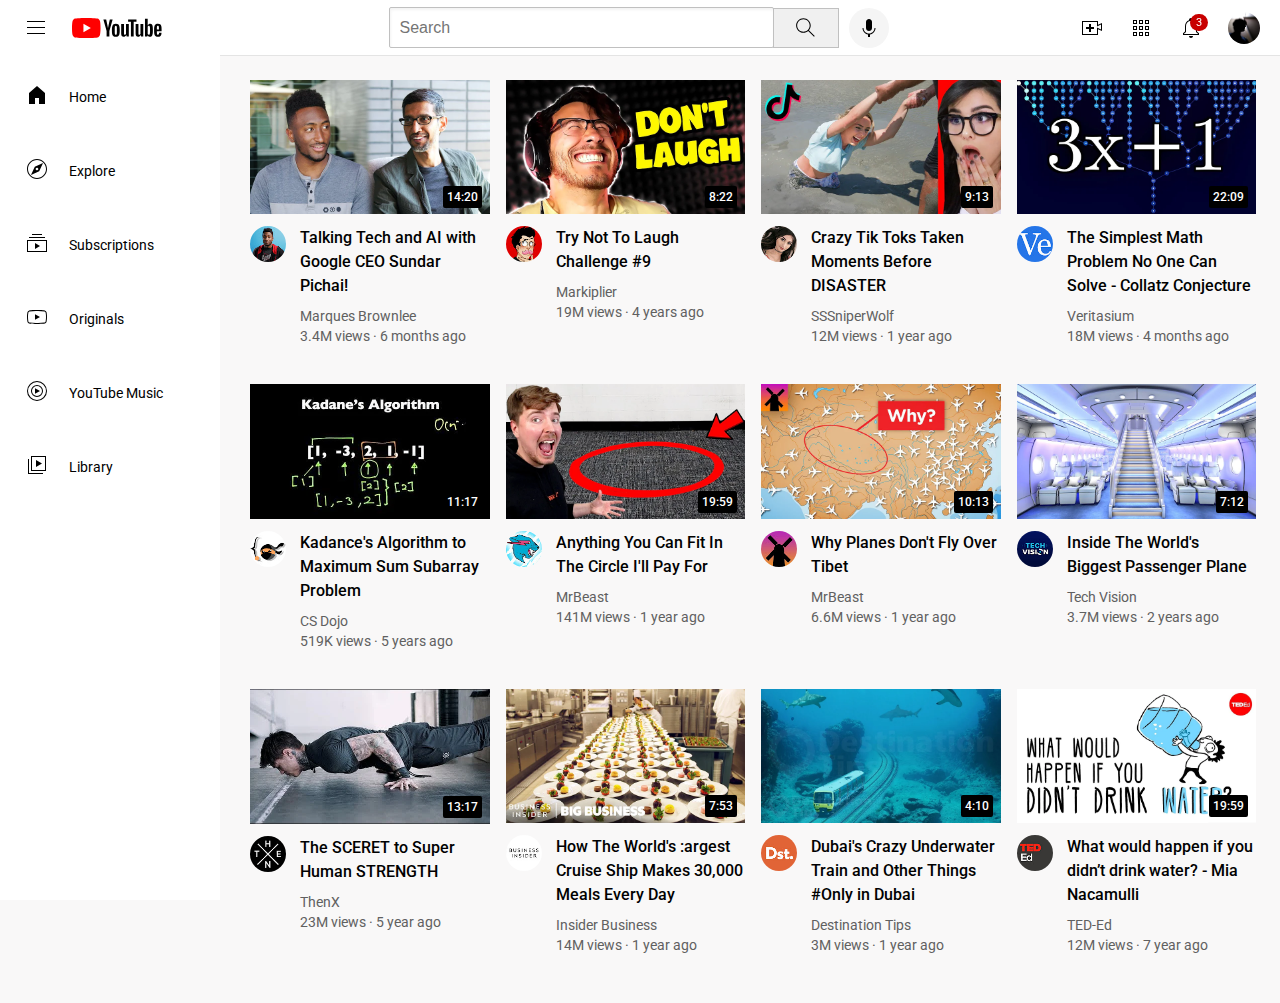
<file: index.html>
<!DOCTYPE html>

<html>
    <head> 
        <title>
            YouTube.com Clone
        </title>

        <link rel="preconnect" href="https://fonts.googleapis.com">
        <link rel="preconnect" href="https://fonts.gstatic.com" crossorigin>
        <link href="https://fonts.googleapis.com/css2?family=Roboto:wght@400;500;700&display=swap" rel="stylesheet">    
        <link rel="stylesheet" href="video.css">
        <link rel="stylesheet" href="general.css">
        <link rel="stylesheet" href="header.css">
        <link rel="stylesheet" href="sidebar.css">

    </head>

    <body>

        <header class="header">
            <div class="left-section">
                <img class="hamburger-menu" src="icons/hamburger-menu.svg">
                <img class="youtube-logo" src="icons/youtube-logo.svg">
            </div>

            <div class="middle-section">
                <input class= "search-bar" type="text" placeholder="Search">
                <button class="search-button">
                    <img class="search-icon" src="icons/search.svg">
                    <div class="tooltip">Search</div>
                </button>

                <!--Put position absolute inside a position relative-->

                <button class="voice-search-button">
                    <img class="voice-search-icon" src="icons/voice-search-icon.svg">
                    <div class="tooltip">Search with your voice</div>
                </button>
            </div>

            <div class="right-section">
                <div class="upload-icon-container">
                    <img class="upload-icon" src="icons/upload.svg">
                    <div class="tooltip">Create</div>
                </div>
                <div class="app-icon-container">
                    <img class="youtube-apps-icon" src="icons/youtube-apps.svg">
                    <div class="tooltip">YouTube apps</div>
                </div>
                
                <div class="notifications-icon-container">
                    <img class="notifications-icon" src="icons/notifications.svg">
                    <div class="notifications-count">3
                    </div>
                    <div class="tooltip">Notifications</div>
                </div>
                <img class="current-user-picture" src="channel-pictures/my-channel.png">
            </div>

        </header>

        <nav class="sidebar">
            <div class="sidebar-link">
                <img src="icons/home.svg">
                <div>Home</div>
            </div>
            <div class="sidebar-link">
                <img src="icons/explore.svg">
                <div>Explore</div>
            </div>
            <div class="sidebar-link">
                <img src="icons/subscriptions.svg">
                <div>Subscriptions</div>
            </div>
            <div class="sidebar-link">
                <img src="icons/originals.svg">
                <div>Originals</div>
            </div>
            <div class="sidebar-link">
                <img src="icons/youtube-music.svg">
                <div>YouTube Music</div>
            </div>
            <div class="sidebar-link">
                <img src="icons/library.svg">
                <div>Library</div>
            </div>
        </nav>
        
        <main>
            <section class="video-grid">

                <div class="video-preview">
                    
                    <div class="thumbnail-row">
                        <a href="https://www.youtube.com/watch?v=n2RNcPRtAiY&pp=ygUydGFsa2luZyB0ZWNoIGFuZCBhaSB3aXRoIGdvb2dsZSBjZW8gc3VuZGFyIHBpY2hhaSA%3D">
                            <img class= "thumbnail" src="thumbnails/thumbnail-1.webp">
                        </a>
                        <div class="video-time">
                            14:20
                        </div>
                    </div>
                    
                    <div class="video-info-grid">
                        <div class="channel-picture">
                            
                            <div class="profile-picture-container">
                                <img class="profile-picture" src="channel-pictures/channel-1.jpeg">
    
                            <div class="channel-info-container">
                                <div class="channel-picture-container">
                                    <img src="channel-pictures/channel-1.jpeg">
                                </div>
                                
        
                                <div class="channel-info">
                                    <p class="channel-name">
                                        Marques Brownlee
                                    </p>
        
                                    <p class="channel-stats">
                                        15M subscribers
                                    </p>
                                </div>
                            </div>
                            </div>
    
                            
    
                        </div>
    
                        <div class="video-info">
                            <p class="video-title">
                                <a href="https://www.youtube.com/watch?v=n2RNcPRtAiY&pp=ygUydGFsa2luZyB0ZWNoIGFuZCBhaSB3aXRoIGdvb2dsZSBjZW8gc3VuZGFyIHBpY2hhaSA%3D">Talking Tech and AI with Google CEO Sundar Pichai!</a>
                            </p>
                            <p class="video-author">
                                Marques Brownlee
                            </p>
                            <p class="video-stats">
                                3.4M views &#183; 6 months ago
                            </p>
                        </div>
                        
                    </div>
    
                </div>
    
                <div class="video-preview">
                    
                    <div class="thumbnail-row">
                        <a href="https://www.youtube.com/watch?v=mP0RAo9SKZk&pp=ygUddHJ5IG5vdCB0byBsYXVnaCBjaGFsbGVuZ2UgIzk%3D">
                            <img class= "thumbnail" src="thumbnails/thumbnail-2.webp">
                        </a>
                        <div class="video-time">
                            8:22
                        </div>
                    </div>
                    
                    <div class="video-info-grid">
                        <div class="channel-picture">
                            
                            <div class="profile-picture-container">
                                <img class="profile-picture" src="channel-pictures/channel-2.jpeg">
                                <div class="channel-info-container">
                                    <div class="channel-picture-container">
                                        <img src="channel-pictures/channel-2.jpeg">
                                    </div>
                                    
            
                                    <div class="channel-info">
                                        <p class="channel-name">
                                            Markiplier
                                        </p>
            
                                        <p class="channel-stats">
                                            35.2M subscribers
                                        </p>
                                    </div>
                                </div>
                            </div>
                            
                            
                        </div>
    
                        <div class="video-info">
                            <p class="video-title">
                                <a href="https://www.youtube.com/watch?v=mP0RAo9SKZk&pp=ygUddHJ5IG5vdCB0byBsYXVnaCBjaGFsbGVuZ2UgIzk%3D">Try Not To Laugh Challenge #9</a> 
                            </p>
                            <p class="video-author">
                                Markiplier
                            </p>
                            <p class="video-stats">
                                19M views &#183; 4 years ago
                            </p>
                        </div>
                        
                    </div>
    
                </div>
    
                <div class="video-preview">
                    
                    <div class="thumbnail-row">
                        <a href="https://www.youtube.com/watch?v=FgjPQQeTh1w&pp=ygUsQ3JhenkgdGlrIHRva3MgdGFrZW4gbW9tZW50cyBiZWZvcmUgc2lzYXN0ZXI%3D">
                            <img class= "thumbnail" src="thumbnails/thumbnail-3.webp">
                        </a>
                        <div class="video-time">
                            9:13
                        </div>
                    </div>
                    
                    <div class="video-info-grid">
                        <div class="channel-picture">
                            <div class="profile-picture-container">
                                <img class="profile-picture" src="channel-pictures/channel-3.jpeg">
                                <div class="channel-info-container">
                                    <div class="channel-picture-container">
                                        <img src="channel-pictures/channel-3.jpeg">
                                    </div>
                                    
            
                                    <div class="channel-info">
                                        <p class="channel-name">
                                            SSSniperWolf
                                        </p>
            
                                        <p class="channel-stats">
                                            33.8M subscribers
                                        </p>
                                    </div>
                                </div>
                            </div>   
                        </div>
    
                        <div class="video-info">
                            <p class="video-title">
                                <a href="https://www.youtube.com/watch?v=FgjPQQeTh1w&pp=ygUsQ3JhenkgdGlrIHRva3MgdGFrZW4gbW9tZW50cyBiZWZvcmUgc2lzYXN0ZXI%3D">Crazy Tik Toks Taken Moments Before DISASTER</a>
                                
                            </p>
                            <p class="video-author">
                                SSSniperWolf
                            </p>
                            <p class="video-stats">
                                12M views &#183; 1 year ago
                            </p>
                        </div>
                        
                    </div>
    
                </div>
    
                <div class="video-preview">
                    
                    <div class="thumbnail-row">
                        <a href="https://www.youtube.com/watch?v=094y1Z2wpJg&pp=ygUqdGhlIHNpbXBsZXN0IG1hdGggcHJvYmxlbSBubyBvbmUgY2FuIHNvbHZl">
                        <img class= "thumbnail" src="thumbnails/thumbnail-4.webp">
                        </a>
                        <div class="video-time">
                            22:09
                        </div>
                    </div>
                    
                    <div class="video-info-grid">
                        <div class="channel-picture">
                            <div class="profile-picture-container">
                                <img class="profile-picture" src="channel-pictures/channel-4.jpeg">
                                <div class="channel-info-container">
                                    <div class="channel-picture-container">
                                        <img src="channel-pictures/channel-4.jpeg">
                                    </div>
                                    
            
                                    <div class="channel-info">
                                        <p class="channel-name">
                                            Veritasium
                                        </p>
            
                                        <p class="channel-stats">
                                            14M subscribers
                                        </p>
                                    </div>
                                </div>
                            </div>   
                        </div>
    
                        <div class="video-info">
                            <p class="video-title">
                                <a href="https://www.youtube.com/watch?v=094y1Z2wpJg&pp=ygUqdGhlIHNpbXBsZXN0IG1hdGggcHJvYmxlbSBubyBvbmUgY2FuIHNvbHZl">
                                    The Simplest Math Problem No One Can Solve - Collatz Conjecture
                                </a>
                                
                            </p>
                            <p class="video-author">
                                Veritasium
                            </p>
                            <p class="video-stats">
                                18M views &#183; 4 months ago
                            </p>
                        </div>
                        
                    </div>
    
                </div>
    
                <div class="video-preview">
                    
                    <div class="thumbnail-row">
                        <a href="https://www.youtube.com/watch?v=86CQq3pKSUw&pp=ygU6a2FkYW5jZSdzIGFsZ29yaXRobSB0byBtYXh1bXVtIHN1bSBzdWJhcnJhciBwcm9ibGVtIGNzZG9qbw%3D%3D">
                            <img class= "thumbnail" src="thumbnails/thumbnail-5.webp">
                        </a>
                        
                        <div class="video-time">
                            11:17
                        </div>
                    </div>
                    
                    <div class="video-info-grid">
                        <div class="channel-picture">
                            <div class="profile-picture-container">
                                <img class="profile-picture" src="channel-pictures/channel-5.jpeg">
                                <div class="channel-info-container">
                                    <div class="channel-picture-container">
                                        <img src="channel-pictures/channel-5.jpeg">
                                    </div>
                                    
            
                                    <div class="channel-info">
                                        <p class="channel-name">
                                            CS Dojo
                                        </p>
            
                                        <p class="channel-stats">
                                            1.91M subscribers
                                        </p>
                                    </div>
                                </div>
                            </div>   
                        </div>
    
                        <div class="video-info">
                            <p class="video-title">
                            <a href="https://www.youtube.com/watch?v=86CQq3pKSUw&pp=ygU6a2FkYW5jZSdzIGFsZ29yaXRobSB0byBtYXh1bXVtIHN1bSBzdWJhcnJhciBwcm9ibGVtIGNzZG9qbw%3D%3D">
                                
                                    Kadance's Algorithm to Maximum Sum Subarray Problem
                                
                            </a>
                            </p>
                            
                            <p class="video-author">
                                CS Dojo
                            </p>
                            <p class="video-stats">
                                519K views &#183; 5 years ago
                            </p>
                        </div>
                        
                    </div>
    
                </div>
    
                <div class="video-preview">
                    
                    <div class="thumbnail-row">
                        <a href="https://www.youtube.com/watch?v=yXWw0_UfSFg&pp=ygUiYW55dGhpbmcgeW91IGNhbiBmaXQgaW4gdGhlIGNpcmNsZQ%3D%3D">
                            <img class= "thumbnail" src="thumbnails/thumbnail-6.webp">
                        </a>
                        
                        <div class="video-time">
                            19:59
                        </div>
                    </div>
                    
                    <div class="video-info-grid">
                        <div class="channel-picture">
                            <div class="profile-picture-container">
                                <img class="profile-picture" src="channel-pictures/channel-6.jpeg">
                                <div class="channel-info-container">
                                    <div class="channel-picture-container">
                                        <img src="channel-pictures/channel-6.jpeg">
                                    </div>
                                    
            
                                    <div class="channel-info">
                                        <p class="channel-name">
                                            MrBeast
                                        </p>
            
                                        <p class="channel-stats">
                                            169M subscribers
                                        </p>
                                    </div>
                                </div>
                            </div>   
                        </div>
    
                        <div class="video-info">
                            <p class="video-title">
                                <a href="https://www.youtube.com/watch?v=yXWw0_UfSFg&pp=ygUiYW55dGhpbmcgeW91IGNhbiBmaXQgaW4gdGhlIGNpcmNsZQ%3D%3D">
                                    Anything You Can Fit In The Circle I'll Pay For
                                </a>
                                
                            </p>
                            <p class="video-author">
                                MrBeast
                            </p>
                            <p class="video-stats">
                                141M views &#183; 1 year ago
                            </p>
                        </div>
                        
                    </div>
    
                </div>

                <div class="video-preview">
                    
                    <div class="thumbnail-row">
                        <a href="https://www.youtube.com/watch?v=fNVa1qMbF9Y&ab_channel=RealLifeLore">
                            <img class= "thumbnail" src="thumbnails/thumbnail-7.webp">
                        </a>
                        
                        <div class="video-time">
                            10:13
                        </div>
                    </div>
                    
                    <div class="video-info-grid">
                        <div class="channel-picture">
                            <div class="profile-picture-container">
                                <img class="profile-picture" src="channel-pictures/channel-7.jpeg">
                                <div class="channel-info-container">
                                    <div class="channel-picture-container">
                                        <img src="channel-pictures/channel-7.jpeg">
                                    </div>
                                    
            
                                    <div class="channel-info">
                                        <p class="channel-name">
                                            RealLifeLore
                                        </p>
            
                                        <p class="channel-stats">
                                            6.91M subscribers
                                        </p>
                                    </div>
                                </div>
                            </div>   
                        </div>
    
                        <div class="video-info">
                            <p class="video-title">
                                <a href="https://www.youtube.com/watch?v=fNVa1qMbF9Y&ab_channel=RealLifeLore">
                                    Why Planes Don't Fly Over Tibet
                                </a>
                                
                            </p>
                            <p class="video-author">
                                MrBeast
                            </p>
                            <p class="video-stats">
                                6.6M views &#183; 1 year ago
                            </p>
                        </div>
                        
                    </div>
    
                </div>

                <div class="video-preview">
                    
                    <div class="thumbnail-row">
                        <a href="https://www.youtube.com/watch?v=lFm4EM1juls&ab_channel=TechVision">
                            <img class= "thumbnail" src="thumbnails/thumbnail-8.webp">
                        </a>
                        
                        <div class="video-time">
                            7:12
                        </div>
                    </div>
                    
                    <div class="video-info-grid">
                        <div class="channel-picture">
                            <div class="profile-picture-container">
                                <img class="profile-picture" src="channel-pictures/channel-8.jpeg">
                                <div class="channel-info-container">
                                    <div class="channel-picture-container">
                                        <img src="channel-pictures/channel-8.jpeg">
                                    </div>
                                    
            
                                    <div class="channel-info">
                                        <p class="channel-name">
                                            Tech Vision
                                        </p>
            
                                        <p class="channel-stats">
                                            816K subscribers
                                        </p>
                                    </div>
                                </div>
                            </div>   
                        </div>
    
                        <div class="video-info">
                            <p class="video-title">
                                <a href="https://www.youtube.com/watch?v=lFm4EM1juls&ab_channel=TechVision">
                                    Inside The World's Biggest Passenger Plane
                                </a>
                                
                            </p>
                            <p class="video-author">
                                Tech Vision
                            </p>
                            <p class="video-stats">
                                3.7M views &#183; 2 years ago
                            </p>
                        </div>
                        
                    </div>
    
                </div>

                <div class="video-preview">
                    
                    <div class="thumbnail-row">
                        <a href="https://www.youtube.com/watch?v=ixmxOlcrlUc&ab_channel=THENX">
                            <img class= "thumbnail" src="thumbnails/thumbnail-9.webp">
                        </a>
                        
                        <div class="video-time">
                            13:17
                        </div>
                    </div>
                    
                    <div class="video-info-grid">
                        <div class="channel-picture">
                            <div class="profile-picture-container">
                                <img class="profile-picture" src="channel-pictures/channel-9.jpeg">
                                <div class="channel-info-container">
                                    <div class="channel-picture-container">
                                        <img src="channel-pictures/channel-9.jpeg">
                                    </div>
                                    
            
                                    <div class="channel-info">
                                        <p class="channel-name">
                                            ThenX
                                        </p>
            
                                        <p class="channel-stats">
                                            7.67M subscribers
                                        </p>
                                    </div>
                                </div>
                            </div>   
                        </div>
    
                        <div class="video-info">
                            <p class="video-title">
                                <a href="https://www.youtube.com/watch?v=ixmxOlcrlUc&ab_channel=THENX">
                                    The SCERET to Super Human STRENGTH
                                </a>
                                
                            </p>
                            <p class="video-author">
                                ThenX
                            </p>
                            <p class="video-stats">
                                23M views &#183; 5 year ago
                            </p>
                        </div>
                        
                    </div>
    
                </div>

                <div class="video-preview">
                    
                    <div class="thumbnail-row">
                        <a href="https://www.youtube.com/watch?v=R2vXbFp5C9o&ab_channel=InsiderBusiness">
                            <img class= "thumbnail" src="thumbnails/thumbnail-10.webp">
                        </a>
                        
                        <div class="video-time">
                            7:53
                        </div>
                    </div>
                    
                    <div class="video-info-grid">
                        <div class="channel-picture">
                            <div class="profile-picture-container">
                                <img class="profile-picture" src="channel-pictures/channel-10.jpeg">
                                <div class="channel-info-container">
                                    <div class="channel-picture-container">
                                        <img src="channel-pictures/channel-10.jpeg">
                                    </div>
                                    
            
                                    <div class="channel-info">
                                        <p class="channel-name">
                                            Business Insider
                                        </p>
            
                                        <p class="channel-stats">
                                            7.9 M subscribers
                                        </p>
                                    </div>
                                </div>
                            </div>   
                        </div>
    
                        <div class="video-info">
                            <p class="video-title">
                                <a href="https://www.youtube.com/watch?v=R2vXbFp5C9o&ab_channel=InsiderBusiness">
                                    How The World's :argest Cruise Ship Makes 30,000 Meals Every Day
                                </a>
                                
                            </p>
                            <p class="video-author">
                                Insider Business
                            </p>
                            <p class="video-stats">
                                14M views &#183; 1 year ago
                            </p>
                        </div>
                        
                    </div>
    
                </div>

                <div class="video-preview">
                    
                    <div class="thumbnail-row">
                        <a href="https://www.youtube.com/watch?v=0nZuYyXET3s&ab_channel=DestinationTips">
                            <img class= "thumbnail" src="thumbnails/thumbnail-11.webp">
                        </a>
                        
                        <div class="video-time">
                            4:10
                        </div>
                    </div>
                    
                    <div class="video-info-grid">
                        <div class="channel-picture">
                            <div class="profile-picture-container">
                                <img class="profile-picture" src="channel-pictures/channel-11.jpeg">
                                <div class="channel-info-container">
                                    <div class="channel-picture-container">
                                        <img src="channel-pictures/channel-11.jpeg">
                                    </div>
                                    
            
                                    <div class="channel-info">
                                        <p class="channel-name">
                                            Destination Tips
                                        </p>
            
                                        <p class="channel-stats">
                                            282K subscribers
                                        </p>
                                    </div>
                                </div>
                            </div>   
                        </div>
    
                        <div class="video-info">
                            <p class="video-title">
                                <a href="https://www.youtube.com/watch?v=0nZuYyXET3s&ab_channel=DestinationTips">
                                    
                                    Dubai's Crazy Underwater Train and Other Things #Only in Dubai
                                </a>
                                
                            </p>
                            <p class="video-author">
                                Destination Tips
                            </p>
                            <p class="video-stats">
                                3M views &#183; 1 year ago
                            </p>
                        </div>
                        
                    </div>
    
                </div>

                <div class="video-preview">
                    
                    <div class="thumbnail-row">
                        <a href="https://www.youtube.com/watch?v=9iMGFqMmUFs&ab_channel=TED-Ed">
                            <img class= "thumbnail" src="thumbnails/thumbnail-12.webp">
                        </a>
                        
                        <div class="video-time">
                            19:59
                        </div>
                    </div>
                    
                    <div class="video-info-grid">
                        <div class="channel-picture">
                            <div class="profile-picture-container">
                                <img class="profile-picture" src="channel-pictures/channel-12.jpeg">
                                <div class="channel-info-container">
                                    <div class="channel-picture-container">
                                        <img src="channel-pictures/channel-12.jpeg">
                                    </div>
                                    
            
                                    <div class="channel-info">
                                        <p class="channel-name">
                                            TED-Ed
                                        </p>
            
                                        <p class="channel-stats">
                                            18.8M subscribers
                                        </p>
                                    </div>
                                </div>
                            </div>   
                        </div>
    
                        <div class="video-info">
                            <p class="video-title">
                                <a href="https://www.youtube.com/watch?v=9iMGFqMmUFs&ab_channel=TED-Ed">
                                    What would happen if you didn’t drink water? - Mia Nacamulli
                                </a>
                                
                            </p>
                            <p class="video-author">
                                TED-Ed
                            </p>
                            <p class="video-stats">
                                12M views &#183; 7 year ago
                            </p>
                        </div>
                        
                    </div>
    
                </div>
    
            </section>
        </main>

    </body>
</html>
</file>
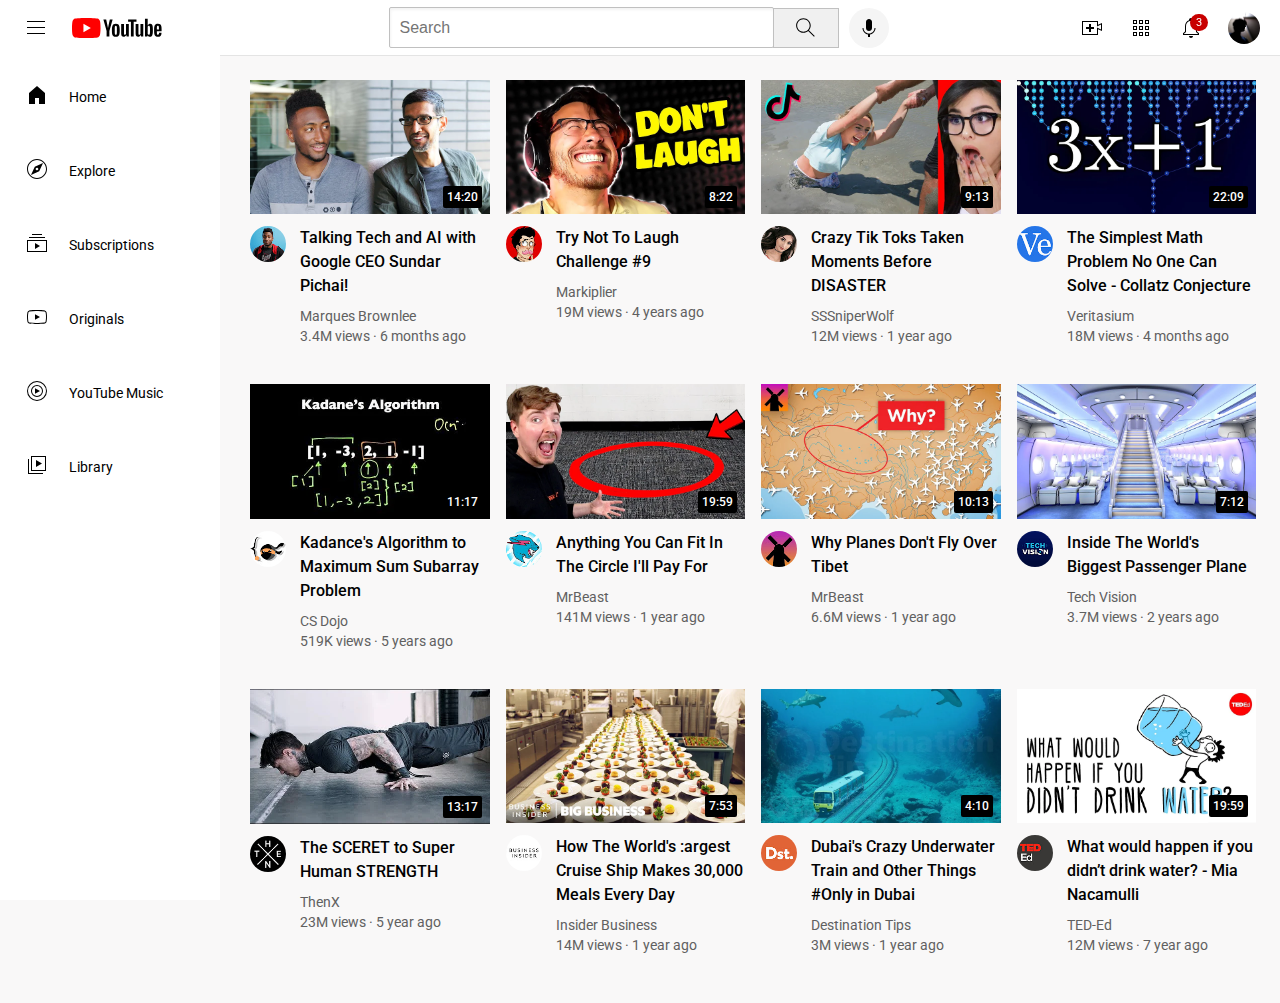
<file: youtube.html>
<!DOCTYPE html>

<html>
    <head> 
        <title>
            YouTube.com Clone
        </title>

        <link rel="preconnect" href="https://fonts.googleapis.com">
        <link rel="preconnect" href="https://fonts.gstatic.com" crossorigin>
        <link href="https://fonts.googleapis.com/css2?family=Roboto:wght@400;500;700&display=swap" rel="stylesheet">    
        <link rel="stylesheet" href="video.css">
        <link rel="stylesheet" href="general.css">
        <link rel="stylesheet" href="header.css">
        <link rel="stylesheet" href="sidebar.css">

    </head>

    <body>

        <header class="header">
            <div class="left-section">
                <img class="hamburger-menu" src="icons/hamburger-menu.svg">
                <img class="youtube-logo" src="icons/youtube-logo.svg">
            </div>

            <div class="middle-section">
                <input class= "search-bar" type="text" placeholder="Search">
                <button class="search-button">
                    <img class="search-icon" src="icons/search.svg">
                    <div class="tooltip">Search</div>
                </button>

                <!--Put position absolute inside a position relative-->

                <button class="voice-search-button">
                    <img class="voice-search-icon" src="icons/voice-search-icon.svg">
                    <div class="tooltip">Search with your voice</div>
                </button>
            </div>

            <div class="right-section">
                <div class="upload-icon-container">
                    <img class="upload-icon" src="icons/upload.svg">
                    <div class="tooltip">Create</div>
                </div>
                <div class="app-icon-container">
                    <img class="youtube-apps-icon" src="icons/youtube-apps.svg">
                    <div class="tooltip">YouTube apps</div>
                </div>
                
                <div class="notifications-icon-container">
                    <img class="notifications-icon" src="icons/notifications.svg">
                    <div class="notifications-count">3
                    </div>
                    <div class="tooltip">Notifications</div>
                </div>
                <img class="current-user-picture" src="channel-pictures/my-channel.png">
            </div>

        </header>

        <nav class="sidebar">
            <div class="sidebar-link">
                <img src="icons/home.svg">
                <div>Home</div>
            </div>
            <div class="sidebar-link">
                <img src="icons/explore.svg">
                <div>Explore</div>
            </div>
            <div class="sidebar-link">
                <img src="icons/subscriptions.svg">
                <div>Subscriptions</div>
            </div>
            <div class="sidebar-link">
                <img src="icons/originals.svg">
                <div>Originals</div>
            </div>
            <div class="sidebar-link">
                <img src="icons/youtube-music.svg">
                <div>YouTube Music</div>
            </div>
            <div class="sidebar-link">
                <img src="icons/library.svg">
                <div>Library</div>
            </div>
        </nav>
        
        <main>
            <section class="video-grid">

                <div class="video-preview">
                    
                    <div class="thumbnail-row">
                        <a href="https://www.youtube.com/watch?v=n2RNcPRtAiY&pp=ygUydGFsa2luZyB0ZWNoIGFuZCBhaSB3aXRoIGdvb2dsZSBjZW8gc3VuZGFyIHBpY2hhaSA%3D">
                            <img class= "thumbnail" src="thumbnails/thumbnail-1.webp">
                        </a>
                        <div class="video-time">
                            14:20
                        </div>
                    </div>
                    
                    <div class="video-info-grid">
                        <div class="channel-picture">
                            
                            <div class="profile-picture-container">
                                <img class="profile-picture" src="channel-pictures/channel-1.jpeg">
    
                            <div class="channel-info-container">
                                <div class="channel-picture-container">
                                    <img src="channel-pictures/channel-1.jpeg">
                                </div>
                                
        
                                <div class="channel-info">
                                    <p class="channel-name">
                                        Marques Brownlee
                                    </p>
        
                                    <p class="channel-stats">
                                        15M subscribers
                                    </p>
                                </div>
                            </div>
                            </div>
    
                            
    
                        </div>
    
                        <div class="video-info">
                            <p class="video-title">
                                <a href="https://www.youtube.com/watch?v=n2RNcPRtAiY&pp=ygUydGFsa2luZyB0ZWNoIGFuZCBhaSB3aXRoIGdvb2dsZSBjZW8gc3VuZGFyIHBpY2hhaSA%3D">Talking Tech and AI with Google CEO Sundar Pichai!</a>
                            </p>
                            <p class="video-author">
                                Marques Brownlee
                            </p>
                            <p class="video-stats">
                                3.4M views &#183; 6 months ago
                            </p>
                        </div>
                        
                    </div>
    
                </div>
    
                <div class="video-preview">
                    
                    <div class="thumbnail-row">
                        <a href="https://www.youtube.com/watch?v=mP0RAo9SKZk&pp=ygUddHJ5IG5vdCB0byBsYXVnaCBjaGFsbGVuZ2UgIzk%3D">
                            <img class= "thumbnail" src="thumbnails/thumbnail-2.webp">
                        </a>
                        <div class="video-time">
                            8:22
                        </div>
                    </div>
                    
                    <div class="video-info-grid">
                        <div class="channel-picture">
                            
                            <div class="profile-picture-container">
                                <img class="profile-picture" src="channel-pictures/channel-2.jpeg">
                                <div class="channel-info-container">
                                    <div class="channel-picture-container">
                                        <img src="channel-pictures/channel-2.jpeg">
                                    </div>
                                    
            
                                    <div class="channel-info">
                                        <p class="channel-name">
                                            Markiplier
                                        </p>
            
                                        <p class="channel-stats">
                                            35.2M subscribers
                                        </p>
                                    </div>
                                </div>
                            </div>
                            
                            
                        </div>
    
                        <div class="video-info">
                            <p class="video-title">
                                <a href="https://www.youtube.com/watch?v=mP0RAo9SKZk&pp=ygUddHJ5IG5vdCB0byBsYXVnaCBjaGFsbGVuZ2UgIzk%3D">Try Not To Laugh Challenge #9</a> 
                            </p>
                            <p class="video-author">
                                Markiplier
                            </p>
                            <p class="video-stats">
                                19M views &#183; 4 years ago
                            </p>
                        </div>
                        
                    </div>
    
                </div>
    
                <div class="video-preview">
                    
                    <div class="thumbnail-row">
                        <a href="https://www.youtube.com/watch?v=FgjPQQeTh1w&pp=ygUsQ3JhenkgdGlrIHRva3MgdGFrZW4gbW9tZW50cyBiZWZvcmUgc2lzYXN0ZXI%3D">
                            <img class= "thumbnail" src="thumbnails/thumbnail-3.webp">
                        </a>
                        <div class="video-time">
                            9:13
                        </div>
                    </div>
                    
                    <div class="video-info-grid">
                        <div class="channel-picture">
                            <div class="profile-picture-container">
                                <img class="profile-picture" src="channel-pictures/channel-3.jpeg">
                                <div class="channel-info-container">
                                    <div class="channel-picture-container">
                                        <img src="channel-pictures/channel-3.jpeg">
                                    </div>
                                    
            
                                    <div class="channel-info">
                                        <p class="channel-name">
                                            SSSniperWolf
                                        </p>
            
                                        <p class="channel-stats">
                                            33.8M subscribers
                                        </p>
                                    </div>
                                </div>
                            </div>   
                        </div>
    
                        <div class="video-info">
                            <p class="video-title">
                                <a href="https://www.youtube.com/watch?v=FgjPQQeTh1w&pp=ygUsQ3JhenkgdGlrIHRva3MgdGFrZW4gbW9tZW50cyBiZWZvcmUgc2lzYXN0ZXI%3D">Crazy Tik Toks Taken Moments Before DISASTER</a>
                                
                            </p>
                            <p class="video-author">
                                SSSniperWolf
                            </p>
                            <p class="video-stats">
                                12M views &#183; 1 year ago
                            </p>
                        </div>
                        
                    </div>
    
                </div>
    
                <div class="video-preview">
                    
                    <div class="thumbnail-row">
                        <a href="https://www.youtube.com/watch?v=094y1Z2wpJg&pp=ygUqdGhlIHNpbXBsZXN0IG1hdGggcHJvYmxlbSBubyBvbmUgY2FuIHNvbHZl">
                        <img class= "thumbnail" src="thumbnails/thumbnail-4.webp">
                        </a>
                        <div class="video-time">
                            22:09
                        </div>
                    </div>
                    
                    <div class="video-info-grid">
                        <div class="channel-picture">
                            <div class="profile-picture-container">
                                <img class="profile-picture" src="channel-pictures/channel-4.jpeg">
                                <div class="channel-info-container">
                                    <div class="channel-picture-container">
                                        <img src="channel-pictures/channel-4.jpeg">
                                    </div>
                                    
            
                                    <div class="channel-info">
                                        <p class="channel-name">
                                            Veritasium
                                        </p>
            
                                        <p class="channel-stats">
                                            14M subscribers
                                        </p>
                                    </div>
                                </div>
                            </div>   
                        </div>
    
                        <div class="video-info">
                            <p class="video-title">
                                <a href="https://www.youtube.com/watch?v=094y1Z2wpJg&pp=ygUqdGhlIHNpbXBsZXN0IG1hdGggcHJvYmxlbSBubyBvbmUgY2FuIHNvbHZl">
                                    The Simplest Math Problem No One Can Solve - Collatz Conjecture
                                </a>
                                
                            </p>
                            <p class="video-author">
                                Veritasium
                            </p>
                            <p class="video-stats">
                                18M views &#183; 4 months ago
                            </p>
                        </div>
                        
                    </div>
    
                </div>
    
                <div class="video-preview">
                    
                    <div class="thumbnail-row">
                        <a href="https://www.youtube.com/watch?v=86CQq3pKSUw&pp=ygU6a2FkYW5jZSdzIGFsZ29yaXRobSB0byBtYXh1bXVtIHN1bSBzdWJhcnJhciBwcm9ibGVtIGNzZG9qbw%3D%3D">
                            <img class= "thumbnail" src="thumbnails/thumbnail-5.webp">
                        </a>
                        
                        <div class="video-time">
                            11:17
                        </div>
                    </div>
                    
                    <div class="video-info-grid">
                        <div class="channel-picture">
                            <div class="profile-picture-container">
                                <img class="profile-picture" src="channel-pictures/channel-5.jpeg">
                                <div class="channel-info-container">
                                    <div class="channel-picture-container">
                                        <img src="channel-pictures/channel-5.jpeg">
                                    </div>
                                    
            
                                    <div class="channel-info">
                                        <p class="channel-name">
                                            CS Dojo
                                        </p>
            
                                        <p class="channel-stats">
                                            1.91M subscribers
                                        </p>
                                    </div>
                                </div>
                            </div>   
                        </div>
    
                        <div class="video-info">
                            <p class="video-title">
                            <a href="https://www.youtube.com/watch?v=86CQq3pKSUw&pp=ygU6a2FkYW5jZSdzIGFsZ29yaXRobSB0byBtYXh1bXVtIHN1bSBzdWJhcnJhciBwcm9ibGVtIGNzZG9qbw%3D%3D">
                                
                                    Kadance's Algorithm to Maximum Sum Subarray Problem
                                
                            </a>
                            </p>
                            
                            <p class="video-author">
                                CS Dojo
                            </p>
                            <p class="video-stats">
                                519K views &#183; 5 years ago
                            </p>
                        </div>
                        
                    </div>
    
                </div>
    
                <div class="video-preview">
                    
                    <div class="thumbnail-row">
                        <a href="https://www.youtube.com/watch?v=yXWw0_UfSFg&pp=ygUiYW55dGhpbmcgeW91IGNhbiBmaXQgaW4gdGhlIGNpcmNsZQ%3D%3D">
                            <img class= "thumbnail" src="thumbnails/thumbnail-6.webp">
                        </a>
                        
                        <div class="video-time">
                            19:59
                        </div>
                    </div>
                    
                    <div class="video-info-grid">
                        <div class="channel-picture">
                            <div class="profile-picture-container">
                                <img class="profile-picture" src="channel-pictures/channel-6.jpeg">
                                <div class="channel-info-container">
                                    <div class="channel-picture-container">
                                        <img src="channel-pictures/channel-6.jpeg">
                                    </div>
                                    
            
                                    <div class="channel-info">
                                        <p class="channel-name">
                                            MrBeast
                                        </p>
            
                                        <p class="channel-stats">
                                            169M subscribers
                                        </p>
                                    </div>
                                </div>
                            </div>   
                        </div>
    
                        <div class="video-info">
                            <p class="video-title">
                                <a href="https://www.youtube.com/watch?v=yXWw0_UfSFg&pp=ygUiYW55dGhpbmcgeW91IGNhbiBmaXQgaW4gdGhlIGNpcmNsZQ%3D%3D">
                                    Anything You Can Fit In The Circle I'll Pay For
                                </a>
                                
                            </p>
                            <p class="video-author">
                                MrBeast
                            </p>
                            <p class="video-stats">
                                141M views &#183; 1 year ago
                            </p>
                        </div>
                        
                    </div>
    
                </div>

                <div class="video-preview">
                    
                    <div class="thumbnail-row">
                        <a href="https://www.youtube.com/watch?v=fNVa1qMbF9Y&ab_channel=RealLifeLore">
                            <img class= "thumbnail" src="thumbnails/thumbnail-7.webp">
                        </a>
                        
                        <div class="video-time">
                            10:13
                        </div>
                    </div>
                    
                    <div class="video-info-grid">
                        <div class="channel-picture">
                            <div class="profile-picture-container">
                                <img class="profile-picture" src="channel-pictures/channel-7.jpeg">
                                <div class="channel-info-container">
                                    <div class="channel-picture-container">
                                        <img src="channel-pictures/channel-7.jpeg">
                                    </div>
                                    
            
                                    <div class="channel-info">
                                        <p class="channel-name">
                                            RealLifeLore
                                        </p>
            
                                        <p class="channel-stats">
                                            6.91M subscribers
                                        </p>
                                    </div>
                                </div>
                            </div>   
                        </div>
    
                        <div class="video-info">
                            <p class="video-title">
                                <a href="https://www.youtube.com/watch?v=fNVa1qMbF9Y&ab_channel=RealLifeLore">
                                    Why Planes Don't Fly Over Tibet
                                </a>
                                
                            </p>
                            <p class="video-author">
                                MrBeast
                            </p>
                            <p class="video-stats">
                                6.6M views &#183; 1 year ago
                            </p>
                        </div>
                        
                    </div>
    
                </div>

                <div class="video-preview">
                    
                    <div class="thumbnail-row">
                        <a href="https://www.youtube.com/watch?v=lFm4EM1juls&ab_channel=TechVision">
                            <img class= "thumbnail" src="thumbnails/thumbnail-8.webp">
                        </a>
                        
                        <div class="video-time">
                            7:12
                        </div>
                    </div>
                    
                    <div class="video-info-grid">
                        <div class="channel-picture">
                            <div class="profile-picture-container">
                                <img class="profile-picture" src="channel-pictures/channel-8.jpeg">
                                <div class="channel-info-container">
                                    <div class="channel-picture-container">
                                        <img src="channel-pictures/channel-8.jpeg">
                                    </div>
                                    
            
                                    <div class="channel-info">
                                        <p class="channel-name">
                                            Tech Vision
                                        </p>
            
                                        <p class="channel-stats">
                                            816K subscribers
                                        </p>
                                    </div>
                                </div>
                            </div>   
                        </div>
    
                        <div class="video-info">
                            <p class="video-title">
                                <a href="https://www.youtube.com/watch?v=lFm4EM1juls&ab_channel=TechVision">
                                    Inside The World's Biggest Passenger Plane
                                </a>
                                
                            </p>
                            <p class="video-author">
                                Tech Vision
                            </p>
                            <p class="video-stats">
                                3.7M views &#183; 2 years ago
                            </p>
                        </div>
                        
                    </div>
    
                </div>

                <div class="video-preview">
                    
                    <div class="thumbnail-row">
                        <a href="https://www.youtube.com/watch?v=ixmxOlcrlUc&ab_channel=THENX">
                            <img class= "thumbnail" src="thumbnails/thumbnail-9.webp">
                        </a>
                        
                        <div class="video-time">
                            13:17
                        </div>
                    </div>
                    
                    <div class="video-info-grid">
                        <div class="channel-picture">
                            <div class="profile-picture-container">
                                <img class="profile-picture" src="channel-pictures/channel-9.jpeg">
                                <div class="channel-info-container">
                                    <div class="channel-picture-container">
                                        <img src="channel-pictures/channel-9.jpeg">
                                    </div>
                                    
            
                                    <div class="channel-info">
                                        <p class="channel-name">
                                            ThenX
                                        </p>
            
                                        <p class="channel-stats">
                                            7.67M subscribers
                                        </p>
                                    </div>
                                </div>
                            </div>   
                        </div>
    
                        <div class="video-info">
                            <p class="video-title">
                                <a href="https://www.youtube.com/watch?v=ixmxOlcrlUc&ab_channel=THENX">
                                    The SCERET to Super Human STRENGTH
                                </a>
                                
                            </p>
                            <p class="video-author">
                                ThenX
                            </p>
                            <p class="video-stats">
                                23M views &#183; 5 year ago
                            </p>
                        </div>
                        
                    </div>
    
                </div>

                <div class="video-preview">
                    
                    <div class="thumbnail-row">
                        <a href="https://www.youtube.com/watch?v=R2vXbFp5C9o&ab_channel=InsiderBusiness">
                            <img class= "thumbnail" src="thumbnails/thumbnail-10.webp">
                        </a>
                        
                        <div class="video-time">
                            7:53
                        </div>
                    </div>
                    
                    <div class="video-info-grid">
                        <div class="channel-picture">
                            <div class="profile-picture-container">
                                <img class="profile-picture" src="channel-pictures/channel-10.jpeg">
                                <div class="channel-info-container">
                                    <div class="channel-picture-container">
                                        <img src="channel-pictures/channel-10.jpeg">
                                    </div>
                                    
            
                                    <div class="channel-info">
                                        <p class="channel-name">
                                            Business Insider
                                        </p>
            
                                        <p class="channel-stats">
                                            7.9 M subscribers
                                        </p>
                                    </div>
                                </div>
                            </div>   
                        </div>
    
                        <div class="video-info">
                            <p class="video-title">
                                <a href="https://www.youtube.com/watch?v=R2vXbFp5C9o&ab_channel=InsiderBusiness">
                                    How The World's :argest Cruise Ship Makes 30,000 Meals Every Day
                                </a>
                                
                            </p>
                            <p class="video-author">
                                Insider Business
                            </p>
                            <p class="video-stats">
                                14M views &#183; 1 year ago
                            </p>
                        </div>
                        
                    </div>
    
                </div>

                <div class="video-preview">
                    
                    <div class="thumbnail-row">
                        <a href="https://www.youtube.com/watch?v=0nZuYyXET3s&ab_channel=DestinationTips">
                            <img class= "thumbnail" src="thumbnails/thumbnail-11.webp">
                        </a>
                        
                        <div class="video-time">
                            4:10
                        </div>
                    </div>
                    
                    <div class="video-info-grid">
                        <div class="channel-picture">
                            <div class="profile-picture-container">
                                <img class="profile-picture" src="channel-pictures/channel-11.jpeg">
                                <div class="channel-info-container">
                                    <div class="channel-picture-container">
                                        <img src="channel-pictures/channel-11.jpeg">
                                    </div>
                                    
            
                                    <div class="channel-info">
                                        <p class="channel-name">
                                            Destination Tips
                                        </p>
            
                                        <p class="channel-stats">
                                            282K subscribers
                                        </p>
                                    </div>
                                </div>
                            </div>   
                        </div>
    
                        <div class="video-info">
                            <p class="video-title">
                                <a href="https://www.youtube.com/watch?v=0nZuYyXET3s&ab_channel=DestinationTips">
                                    
                                    Dubai's Crazy Underwater Train and Other Things #Only in Dubai
                                </a>
                                
                            </p>
                            <p class="video-author">
                                Destination Tips
                            </p>
                            <p class="video-stats">
                                3M views &#183; 1 year ago
                            </p>
                        </div>
                        
                    </div>
    
                </div>

                <div class="video-preview">
                    
                    <div class="thumbnail-row">
                        <a href="https://www.youtube.com/watch?v=9iMGFqMmUFs&ab_channel=TED-Ed">
                            <img class= "thumbnail" src="thumbnails/thumbnail-12.webp">
                        </a>
                        
                        <div class="video-time">
                            19:59
                        </div>
                    </div>
                    
                    <div class="video-info-grid">
                        <div class="channel-picture">
                            <div class="profile-picture-container">
                                <img class="profile-picture" src="channel-pictures/channel-12.jpeg">
                                <div class="channel-info-container">
                                    <div class="channel-picture-container">
                                        <img src="channel-pictures/channel-12.jpeg">
                                    </div>
                                    
            
                                    <div class="channel-info">
                                        <p class="channel-name">
                                            TED-Ed
                                        </p>
            
                                        <p class="channel-stats">
                                            18.8M subscribers
                                        </p>
                                    </div>
                                </div>
                            </div>   
                        </div>
    
                        <div class="video-info">
                            <p class="video-title">
                                <a href="https://www.youtube.com/watch?v=9iMGFqMmUFs&ab_channel=TED-Ed">
                                    What would happen if you didn’t drink water? - Mia Nacamulli
                                </a>
                                
                            </p>
                            <p class="video-author">
                                TED-Ed
                            </p>
                            <p class="video-stats">
                                12M views &#183; 7 year ago
                            </p>
                        </div>
                        
                    </div>
    
                </div>
    
            </section>
        </main>

    </body>
</html>
</file>
<file: video.css>
.thumbnail {
    width: 100%;
}

.video-title {
    margin-top: 0px;
    font-size: 14px;
    font-weight: 500;
    line-height: 20px;
    margin-bottom: 10px;
}

.video-info-grid {
    display: grid;
    grid-template-columns: 50px 1fr;
    position: relative;
}

.profile-picture {
    width: 36px;
    border-radius: 50px;
}

.thumbnail-row {
    margin-bottom: 8px;
    position: relative;
}

.video-time {
    background-color: black;
    color: white;
    position: absolute;
    bottom: 10px;
    right: 8px;
    font-size: 12px;
    font-weight: 500;
    padding: 4px;
    border-radius: 2px;
}

.video-author,
.video-stats {
    font-size: 12px;
    color: rgb(96, 96, 96);
}

@media (min-width: 1000px) {
    .video-author,
    .video-stats {
        font-size: 14px;
    }

    .video-title {
        font-size: 16px;
        line-height: 24px;
    }
}

.video-author {
    margin-bottom: 4px;
}

.video-grid {
    display: grid;
    grid-template-columns: 1fr 1fr 1fr;
    column-gap: 16px;
    row-gap: 40px;
}

@media (max-width: 750px) {
    .video-grid {
        grid-template-columns: 1fr 1fr;
    }
}   

@media (min-width: 751px) and (max-width: 999px) {
    .video-grid {
        grid-template-columns: 1fr 1fr 1fr;
    }
}

@media (min-width: 1000px) {
    .video-grid {
        grid-template-columns: 1fr 1fr 1fr 1fr;
    }
}

.channel-info-container {
    z-index: 300;
    pointer-events: none;
    transition: all 0.25s;
    opacity: 0;
    display: flex;
    position: absolute;
    bottom: -90px;
    align-items: center;
    background-color: white;
    padding-top: 8px;
    padding-bottom: 5px;
    padding-left: 8px;
    padding-right: 8px;
    white-space: nowrap;
    border-radius: 5px;
    box-shadow: 2px 2px 5px rgba(0, 0, 0, 0.2), -1px -1px 4px rgba(0, 0, 0, 0.2);
}

.channel-picture-container {
    margin-right: 5px;
}

.channel-picture-container img {
    height: 50px;
    border-radius: 50px;
}

.channel-name {
    font-size: 14px;
    font-weight: bold;
    margin-bottom: 3px;
}

.channel-stats {
    color: rgb(96, 96, 96);
    font-size: 14px;
}

.profile-picture-container:hover .channel-info-container {
    opacity: 1;
}

.profile-picture-container {
    display: inline-block;
    position: relative;
    cursor: pointer;
}
</file>
<file: general.css>
body {
    /* Inherited style */
    margin: 0px;
    padding-bottom: 50px;
    padding-top: 80px;
    padding-left: 96px;
    padding-right: 24px;
    background-color: rgb(249, 248, 248); 
    font-family: Roboto, Arial;
    transition: all .5s;
}

@media (min-width: 1200px) {
    body {
        padding-left: 250px;
}
}

p {
    margin-top: 0px;
    margin-bottom: 0px;
}

a {
    color: black;
    text-decoration: none;
}
</file>
<file: header.css>
.header {
    height: 55px;
    display: flex;
    flex-direction: row;
    justify-content: space-between;
    position: fixed;
    top: 0;
    left: 0;
    right: 0;
    z-index: 100;
    background-color: white;
    border-bottom-width: 1px;
    border-bottom-style: solid;
    border-bottom-color: rgb(228, 228, 228);
}

.left-section {
    display: flex;
    align-items: center;
}

.hamburger-menu {
    height: 24px;
    margin-left: 24px;
    margin-right: 24px;
}

.youtube-logo {
    height: 20px;
}
 
.middle-section {
    flex: 1;
    margin-left: 70px;
    margin-right: 35px;
    max-width: 500px;
    display: flex;
    align-items: center;
}

.search-bar {
    flex: 1;
    height: 36.5px;
    padding-left: 10px;
    font-size: 16px;
    border: 1px solid rgb(192, 192, 192);
    border-radius: 2px;
    box-shadow: inset 1px 2px 3px rgba(0, 0, 0, 0.05);
    width: 0px;
}

.search-bar::placeholder {
    font-size: 16px;
}

.search-button {
    height: 40px;
    width: 66px;
    background-color: rgb(240, 240, 240);
    border-width: 1px;
    border-style: solid;
    border-color: rgb(192, 192, 192);
    margin-left: -1px;
    margin-right: 10px;
}

.search-button,
.voice-search-button,
.upload-icon-container,
.app-icon-container {
    position: relative;
    display: flex;
    justify-content: center;
    align-items: center;
}

.search-button .tooltip,
.voice-search-button .tooltip,
.upload-icon-container .tooltip,
.app-icon-container .tooltip,
.notifications-icon-container .tooltip {
    position: absolute;
    background-color: grey;
    color: white;
    padding-top: 4px;
    padding-bottom: 4px;
    padding-left: 8px;
    padding-right: 8px;
    border-radius: 2px;
    font-size: 12px;
    bottom: -40px;
    opacity: 0;
    transition: opacity 0.15s;
    pointer-events: none;
    white-space: nowrap;
}

.search-button:hover .tooltip,
.voice-search-button:hover .tooltip,
.upload-icon-container:hover .tooltip,
.app-icon-container:hover .tooltip,
.notifications-icon-container:hover .tooltip {
    opacity: 1;
}



.search-icon {
    height: 25px;
}

.voice-search-button {
    height: 40px;
    width: 40px;
    border-radius: 20px;
    border: none;
    background-color: rgb(245, 245, 245);
}

.voice-search-icon {
    height: 24px;
}

.right-section {
    width: 180px;
    display: flex;
    align-items: center;
    justify-content: space-between;
    margin-right: 20px;
    flex-shrink: 0;
}


.upload-icon {
    height: 24px;
}

.youtube-apps-icon {
    height: 24px;
}

.notifications-icon {
    height: 24px;
}

.notifications-icon-container {
    position: relative;
    display: flex;
    justify-content: center;
}

.notifications-count {
    position: absolute;
    background-color: rgb(200, 0, 0);
    color: white;
    top: -2px;
    right: -5px;
    font-size: 11px;
    padding-left: 6px;
    padding-right: 6px;
    padding-bottom: 2px;
    padding-top: 2px;
    border-radius: 10px;
}

.current-user-picture {
    height: 32px;
    border-radius: 16px;
}
</file>
<file: sidebar.css>
.sidebar {
    position: fixed;
    left: 0;
    bottom: 0;
    top: 55px;
    background-color: white;
    width: 72px;
    z-index: 200;
    padding-top: 5px;
    transition: all .5s;
}

.sidebar-link {
    height: 74px;
    display: flex;
    justify-content: center;
    align-items: center;
    flex-direction: column;
    cursor: pointer;
    transition: all .5s;
}

.sidebar-link:hover {
    background-color: rgb(235, 235, 235);
}

.sidebar-link img {
    height: 24px;
    margin-bottom: 4px;
}

.sidebar-link div {
    font-size: 10px;
}

@media (min-width: 1200px) {
    .sidebar-link {
        flex-direction: row;
        width: 200px;
        justify-content: left;
        padding-left: 25px;
    }

    .sidebar {
        width: 220px;
    }

    .sidebar-link img {
        margin-right: 20px;
    }

    .sidebar-link div {
        font-size: 14px;
    }

    .sidebar-link div {
        font-size: 14px;
    }
}
</file>
